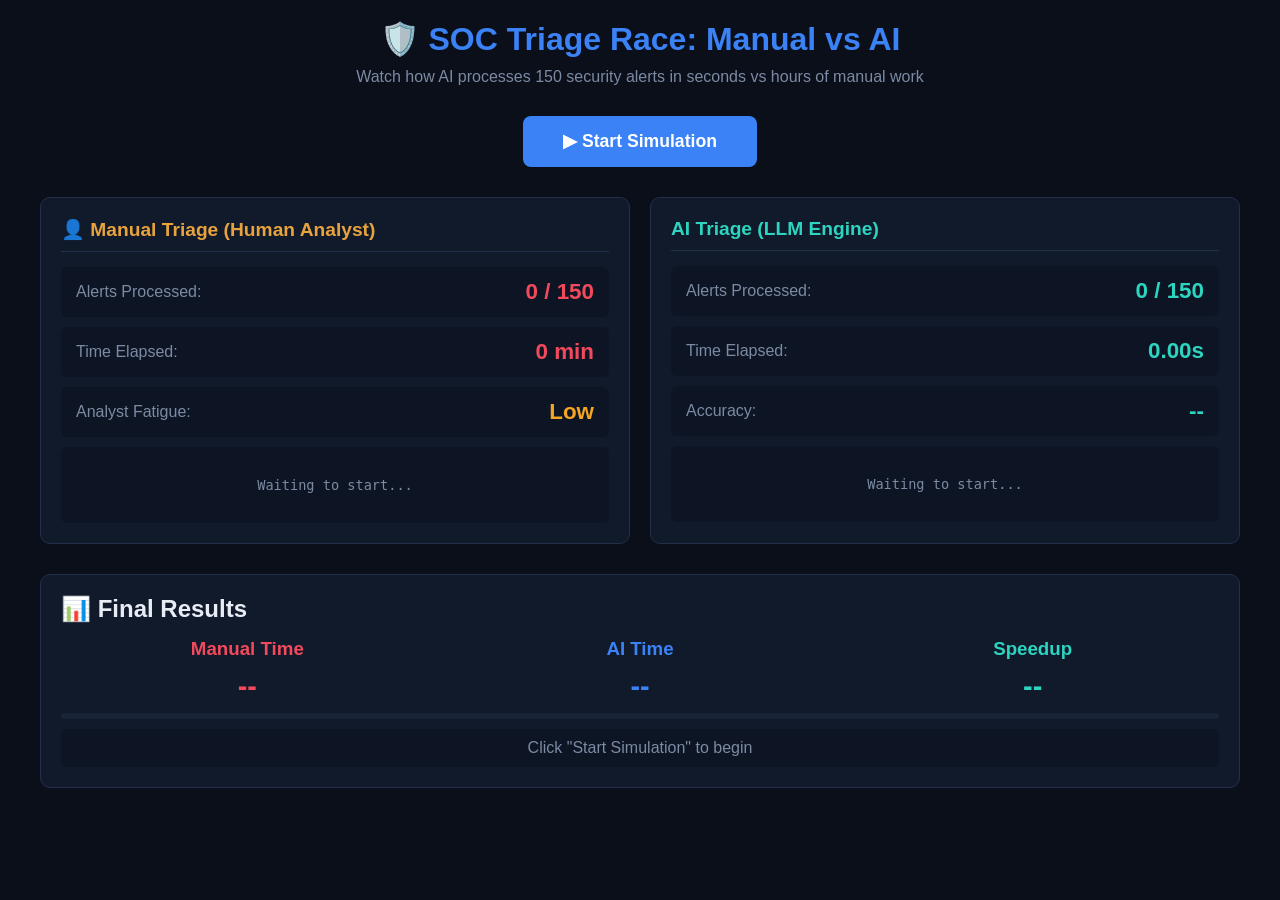
<file: index.html>
<!DOCTYPE html>
<html lang="en">
<head>
    <meta charset="UTF-8">
    <meta name="viewport" content="width=device-width, initial-scale=1.0">
    <title>SOC Triage Race - Manual vs AI</title>
    <style>
        * { margin: 0; padding: 0; box-sizing: border-box; }
        body {
            background: #0a0f1a;
            color: #e8edf5;
            font-family: 'Segoe UI', Tahoma, sans-serif;
            padding: 20px;
            min-height: 100vh;
        }
        .container { max-width: 1200px; margin: 0 auto; }
        h1 {
            text-align: center;
            color: #3b82f6;
            margin-bottom: 10px;
            font-size: 2rem;
        }
        .subtitle {
            text-align: center;
            color: #7c8aa3;
            margin-bottom: 30px;
        }
        .controls {
            text-align: center;
            margin-bottom: 30px;
        }
        #startBtn {
            background: #3b82f6;
            color: white;
            border: none;
            padding: 15px 40px;
            font-size: 1.1rem;
            border-radius: 8px;
            cursor: pointer;
            font-weight: bold;
            transition: all 0.3s;
        }
        #startBtn:hover { background: #2563eb; transform: scale(1.05); }
        #startBtn:disabled { background: #555; cursor: not-allowed; transform: none; }
        .dashboard {
            display: grid;
            grid-template-columns: 1fr 1fr;
            gap: 20px;
            margin-bottom: 30px;
        }
        .panel {
            background: #111a2b;
            border: 1px solid #223049;
            border-radius: 10px;
            padding: 20px;
        }
        .panel h2 {
            border-bottom: 1px solid #223049;
            padding-bottom: 10px;
            margin-bottom: 15px;
            font-size: 1.2rem;
        }
        .manual-title { color: #e8a33d; }
        .ai-title { color: #2dd4bf; }
        .metric {
            background: #0d1524;
            padding: 12px 15px;
            border-radius: 6px;
            margin-bottom: 10px;
            display: flex;
            justify-content: space-between;
            align-items: center;
        }
        .metric-label { color: #7c8aa3; }
        .metric-value { font-size: 1.4rem; font-weight: bold; }
        .red { color: #f2495c; }
        .green { color: #2dd4bf; }
        .yellow { color: #f5a524; }
        .blue { color: #3b82f6; }
        .alert-feed {
            background: #0d1524;
            border-radius: 6px;
            padding: 10px;
            max-height: 200px;
            overflow-y: auto;
            font-family: monospace;
            font-size: 0.85rem;
        }
        .alert-item {
            padding: 6px 10px;
            border-bottom: 1px solid #1a2438;
            display: flex;
            justify-content: space-between;
        }
        .badge {
            padding: 2px 8px;
            border-radius: 4px;
            font-size: 0.75rem;
            font-weight: bold;
        }
        .badge-critical { background: #f2495c; color: white; }
        .badge-high { background: #f5a524; color: black; }
        .badge-medium { background: #3b82f6; color: white; }
        .badge-low { background: #5b7fb8; color: white; }
        .comparison {
            background: #111a2b;
            border: 1px solid #223049;
            border-radius: 10px;
            padding: 20px;
        }
        .comparison h2 { margin-bottom: 15px; }
        .comp-grid {
            display: grid;
            grid-template-columns: repeat(3, 1fr);
            gap: 20px;
            text-align: center;
        }
        .comp-item h3 { margin-bottom: 10px; }
        .comp-value { font-size: 1.8rem; font-weight: bold; }
        .status-bar {
            background: #0d1524;
            padding: 10px;
            border-radius: 6px;
            margin-top: 10px;
            text-align: center;
            color: #7c8aa3;
        }
        .progress {
            height: 6px;
            background: #1a2438;
            border-radius: 3px;
            margin-top: 10px;
            overflow: hidden;
        }
        .progress-fill {
            height: 100%;
            background: linear-gradient(90deg, #3b82f6, #2dd4bf);
            width: 0%;
            transition: width 0.3s;
        }
    </style>
</head>
<body>
    <div class="container">
        <h1>🛡️ SOC Triage Race: Manual vs AI</h1>
        <p class="subtitle">Watch how AI processes 150 security alerts in seconds vs hours of manual work</p>
        
        <div class="controls">
            <button id="startBtn" onclick="startSimulation()">▶ Start Simulation</button>
        </div>

        <div class="dashboard">
            <div class="panel">
                <h2 class="manual-title">👤 Manual Triage (Human Analyst)</h2>
                <div class="metric">
                    <span class="metric-label">Alerts Processed:</span>
                    <span class="metric-value red" id="manualCount">0 / 150</span>
                </div>
                <div class="metric">
                    <span class="metric-label">Time Elapsed:</span>
                    <span class="metric-value red" id="manualTime">0 min</span>
                </div>
                <div class="metric">
                    <span class="metric-label">Analyst Fatigue:</span>
                    <span class="metric-value yellow" id="fatigue">Low</span>
                </div>
                <div class="alert-feed" id="manualFeed">
                    <div style="color:#7c8aa3; text-align:center; padding:20px;">Waiting to start...</div>
                </div>
            </div>

            <div class="panel">
                <h2 class="ai-title"> AI Triage (LLM Engine)</h2>
                <div class="metric">
                    <span class="metric-label">Alerts Processed:</span>
                    <span class="metric-value green" id="aiCount">0 / 150</span>
                </div>
                <div class="metric">
                    <span class="metric-label">Time Elapsed:</span>
                    <span class="metric-value green" id="aiTime">0.00s</span>
                </div>
                <div class="metric">
                    <span class="metric-label">Accuracy:</span>
                    <span class="metric-value green" id="accuracy">--</span>
                </div>
                <div class="alert-feed" id="aiFeed">
                    <div style="color:#7c8aa3; text-align:center; padding:20px;">Waiting to start...</div>
                </div>
            </div>
        </div>

        <div class="comparison">
            <h2>📊 Final Results</h2>
            <div class="comp-grid">
                <div class="comp-item">
                    <h3 class="red">Manual Time</h3>
                    <div class="comp-value red" id="finalManual">--</div>
                </div>
                <div class="comp-item">
                    <h3 class="blue">AI Time</h3>
                    <div class="comp-value blue" id="finalAI">--</div>
                </div>
                <div class="comp-item">
                    <h3 class="green">Speedup</h3>
                    <div class="comp-value green" id="finalSpeedup">--</div>
                </div>
            </div>
            <div class="progress">
                <div class="progress-fill" id="progressBar"></div>
            </div>
            <div class="status-bar" id="status">Click "Start Simulation" to begin</div>
        </div>
    </div>

    <script>
        const alerts = [
            {type: "Brute Force", severity: "critical"},
            {type: "Failed Login", severity: "low"},
            {type: "DNS Tunneling", severity: "critical"},
            {type: "PowerShell Exec", severity: "high"},
            {type: "Port Scan", severity: "medium"},
            {type: "Malware Detected", severity: "critical"},
            {type: "Lateral Movement", severity: "high"},
            {type: "Failed Login", severity: "low"},
            {type: "Brute Force", severity: "critical"},
            {type: "Suspicious Login", severity: "medium"}
        ];

        let running = false;

        function startSimulation() {
            if (running) return;
            running = true;
            document.getElementById('startBtn').disabled = true;
            document.getElementById('startBtn').textContent = '⏳ Running...';
            document.getElementById('manualFeed').innerHTML = '';
            document.getElementById('aiFeed').innerHTML = '';
            document.getElementById('finalManual').textContent = '--';
            document.getElementById('finalAI').textContent = '--';
            document.getElementById('finalSpeedup').textContent = '--';

            let manualIdx = 0, aiIdx = 0;
            let manualTime = 0, aiTime = 0;
            const totalAlerts = 150;

            const status = document.getElementById('status');
            const progressBar = document.getElementById('progressBar');

            status.textContent = '🤖 AI processing alerts at lightning speed...';

            // AI processes fast (completes in ~2.5 seconds)
            const aiTimer = setInterval(() => {
                if (aiIdx >= totalAlerts) {
                    clearInterval(aiTimer);
                    document.getElementById('aiCount').textContent = `${totalAlerts} / ${totalAlerts}`;
                    document.getElementById('aiTime').textContent = '2.45s';
                    document.getElementById('accuracy').textContent = '84%';
                    document.getElementById('finalAI').textContent = '2.45s';
                    status.textContent = '✅ AI complete! Manual analyst still working...';
                    return;
                }
                aiIdx++;
                const alert = alerts[aiIdx % alerts.length];
                addAlert('aiFeed', alert);
                aiTime += 0.016;
                document.getElementById('aiCount').textContent = `${aiIdx} / ${totalAlerts}`;
                document.getElementById('aiTime').textContent = `${aiTime.toFixed(2)}s`;
                progressBar.style.width = `${(aiIdx/totalAlerts)*100}%`;
            }, 16);

            // Manual processes slow (simulated speed)
            const manualTimer = setInterval(() => {
                if (manualIdx >= totalAlerts) {
                    clearInterval(manualTimer);
                    document.getElementById('manualCount').textContent = `${totalAlerts} / ${totalAlerts}`;
                    document.getElementById('manualTime').textContent = '11.25 hours';
                    document.getElementById('fatigue').textContent = 'CRITICAL';
                    document.getElementById('finalManual').textContent = '11.25 hrs';
                    document.getElementById('finalSpeedup').textContent = '134x';
                    status.textContent = ' Race complete! AI was 134x faster with higher accuracy.';
                    document.getElementById('startBtn').disabled = false;
                    document.getElementById('startBtn').textContent = '🔄 Run Again';
                    running = false;
                    return;
                }
                manualIdx++;
                const alert = alerts[manualIdx % alerts.length];
                addAlert('manualFeed', alert);
                manualTime += 4.5;
                document.getElementById('manualCount').textContent = `${manualIdx} / ${totalAlerts}`;
                document.getElementById('manualTime').textContent = `${(manualTime/60).toFixed(1)} min`;
                
                if (manualTime > 180) document.getElementById('fatigue').textContent = 'High';
                if (manualTime > 360) document.getElementById('fatigue').textContent = 'CRITICAL';
            }, 100);
        }

        function addAlert(feedId, alert) {
            const feed = document.getElementById(feedId);
            if (feed.children.length > 0 && feed.children[0].textContent.includes('Waiting')) {
                feed.innerHTML = '';
            }
            const div = document.createElement('div');
            div.className = 'alert-item';
            div.innerHTML = `
                <span>${alert.type}</span>
                <span class="badge badge-${alert.severity}">${alert.severity.toUpperCase()}</span>
            `;
            feed.insertBefore(div, feed.firstChild);
            if (feed.children.length > 8) feed.removeChild(feed.lastChild);
        }
    </script>
</body>
</html>
</file>
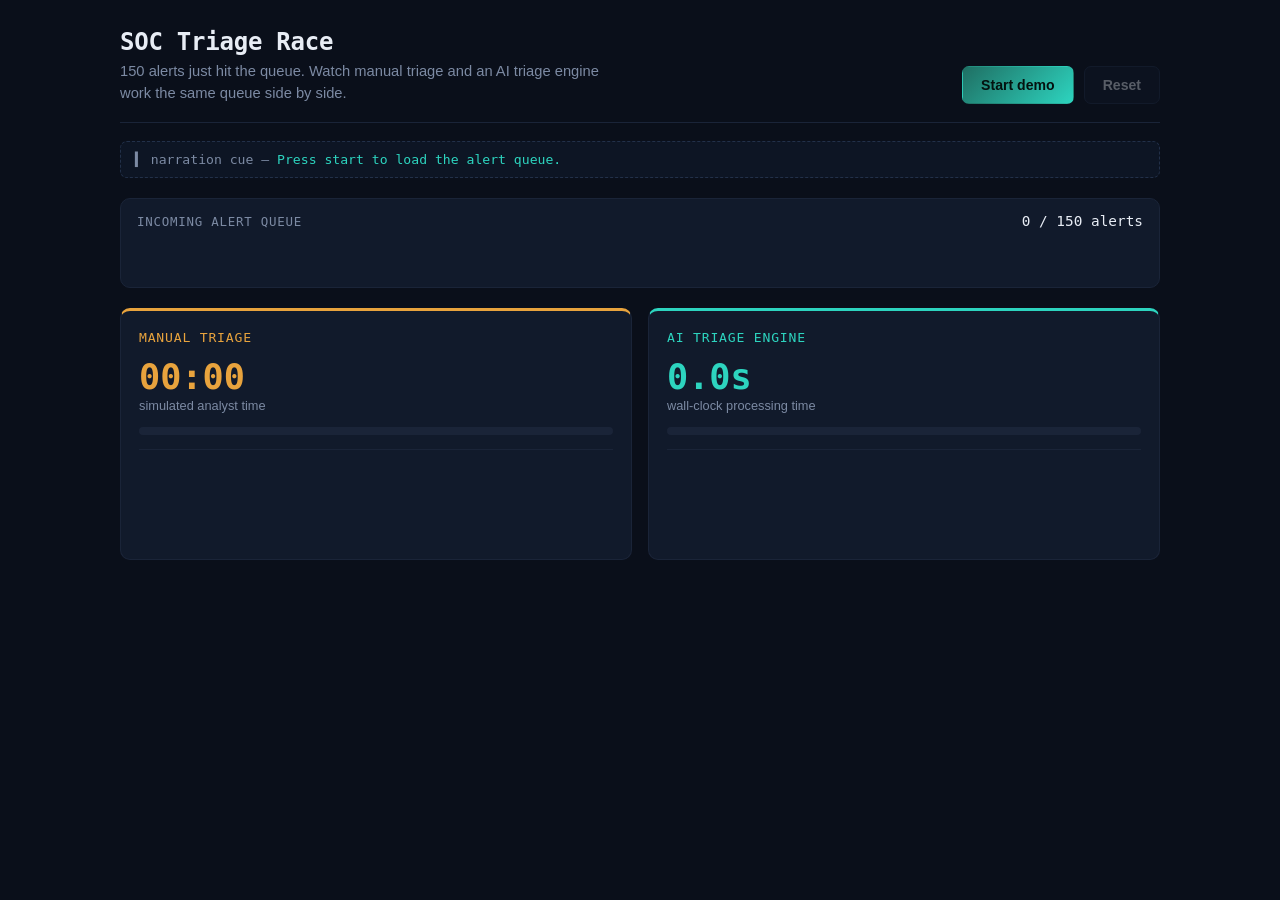
<file: soc-triage-demo.html>
<!DOCTYPE html>
<html lang="en">
<head>
<meta charset="UTF-8">
<meta name="viewport" content="width=device-width, initial-scale=1.0">
<title>SOC Triage Race — Manual vs AI</title>
<style>
  @font-face { font-family: 'sys-mono'; src: local('JetBrains Mono'), local('SFMono-Regular'); }

  :root {
    --bg: #0a0f1a;
    --panel: #111a2b;
    --panel-2: #0d1524;
    --border: #223049;
    --border-soft: #1a2438;
    --text: #e8edf5;
    --muted: #7c8aa3;
    --manual: #e8a33d;
    --manual-dim: #4d3a1e;
    --ai: #2dd4bf;
    --ai-dim: #1a3a37;
    --crit: #f2495c;
    --high: #f5a524;
    --med: #e8c547;
    --low: #5b7fb8;
    --mono: 'JetBrains Mono', 'SFMono-Regular', Consolas, monospace;
    --sans: 'Inter', -apple-system, BlinkMacSystemFont, sans-serif;
  }

  * { box-sizing: border-box; }
  html, body {
    margin: 0; padding: 0;
    background: var(--bg);
    color: var(--text);
    font-family: var(--sans);
  }

  .wrap {
    max-width: 1080px;
    margin: 0 auto;
    padding: 28px 20px 60px;
  }

  /* HEADER */
  header {
    display: flex;
    justify-content: space-between;
    align-items: flex-end;
    flex-wrap: wrap;
    gap: 14px;
    border-bottom: 1px solid var(--border-soft);
    padding-bottom: 18px;
    margin-bottom: 18px;
  }
  .title-block h1 {
    font-family: var(--mono);
    font-size: 1.5rem;
    letter-spacing: -0.01em;
    margin: 0 0 4px;
    font-weight: 700;
  }
  .title-block p {
    margin: 0;
    color: var(--muted);
    font-size: 0.92rem;
    max-width: 480px;
    line-height: 1.5;
  }
  .controls { display: flex; gap: 10px; }
  button {
    font-family: var(--sans);
    font-size: 0.88rem;
    font-weight: 600;
    padding: 10px 18px;
    border-radius: 7px;
    border: 1px solid var(--border);
    background: var(--panel);
    color: var(--text);
    cursor: pointer;
    transition: transform 0.12s ease, background 0.15s ease;
  }
  button:hover { transform: translateY(-1px); }
  button:active { transform: translateY(0); }
  button.primary {
    background: linear-gradient(135deg, #1f6f63, #2dd4bf);
    border-color: transparent;
    color: #04120f;
  }
  button:disabled { opacity: 0.35; cursor: not-allowed; transform: none; }

  /* NARRATION STRIP */
  .narration {
    font-family: var(--mono);
    font-size: 0.82rem;
    color: var(--ai);
    background: var(--panel-2);
    border: 1px dashed var(--border);
    border-radius: 7px;
    padding: 10px 14px;
    margin-bottom: 20px;
    min-height: 18px;
    transition: opacity 0.3s ease;
  }
  .narration::before { content: "▍ narration cue — "; color: var(--muted); }

  /* ALERT QUEUE TICKER */
  .queue-panel {
    background: var(--panel);
    border: 1px solid var(--border-soft);
    border-radius: 10px;
    padding: 14px 16px;
    margin-bottom: 20px;
  }
  .queue-head {
    display: flex; justify-content: space-between; align-items: center;
    margin-bottom: 10px;
  }
  .queue-head span.label {
    font-family: var(--mono);
    font-size: 0.78rem;
    color: var(--muted);
    text-transform: uppercase;
    letter-spacing: 0.06em;
  }
  .queue-head span.count {
    font-family: var(--mono);
    font-size: 0.9rem;
    color: var(--text);
  }
  .ticker {
    display: flex;
    gap: 8px;
    overflow-x: hidden;
    height: 34px;
    align-items: center;
    position: relative;
  }
  .chip {
    flex: none;
    font-family: var(--mono);
    font-size: 0.72rem;
    padding: 5px 10px;
    border-radius: 5px;
    white-space: nowrap;
    border: 1px solid var(--border-soft);
    color: var(--muted);
    opacity: 0;
    animation: pop 0.35s ease forwards;
  }
  .chip.crit { border-color: var(--crit); color: var(--crit); }
  .chip.high { border-color: var(--high); color: var(--high); }
  .chip.med  { border-color: var(--med);  color: var(--med); }
  .chip.low  { border-color: var(--low);  color: var(--low); }
  @keyframes pop { from { opacity:0; transform: translateY(4px);} to {opacity:1; transform: translateY(0);} }

  /* RACE LANES */
  .lanes {
    display: grid;
    grid-template-columns: 1fr 1fr;
    gap: 16px;
    margin-bottom: 20px;
  }
  @media (max-width: 720px) { .lanes { grid-template-columns: 1fr; } }

  .lane {
    border-radius: 10px;
    padding: 18px;
    border: 1px solid var(--border-soft);
    background: var(--panel);
    position: relative;
    overflow: hidden;
  }
  .lane.manual { border-top: 3px solid var(--manual); }
  .lane.ai { border-top: 3px solid var(--ai); }

  .lane-title {
    font-family: var(--mono);
    font-size: 0.82rem;
    text-transform: uppercase;
    letter-spacing: 0.06em;
    margin-bottom: 14px;
    display: flex; justify-content: space-between; align-items: center;
  }
  .lane.manual .lane-title { color: var(--manual); }
  .lane.ai .lane-title { color: var(--ai); }

  .badge-done {
    font-size: 0.68rem;
    font-family: var(--sans);
    background: var(--ai);
    color: #04120f;
    padding: 2px 8px;
    border-radius: 20px;
    font-weight: 700;
    opacity: 0;
    transition: opacity 0.2s;
  }
  .badge-done.show { opacity: 1; }
  .lane.manual .badge-done.show { background: var(--manual); }

  .big-metric {
    font-family: var(--mono);
    font-size: 2.2rem;
    font-weight: 700;
    line-height: 1;
    margin-bottom: 4px;
  }
  .lane.manual .big-metric { color: var(--manual); }
  .lane.ai .big-metric { color: var(--ai); }
  .metric-sub { color: var(--muted); font-size: 0.8rem; margin-bottom: 14px; }

  .progress-track {
    width: 100%; height: 8px;
    background: var(--border-soft);
    border-radius: 4px;
    overflow: hidden;
    margin-bottom: 14px;
  }
  .progress-fill { height: 100%; width: 0%; border-radius: 4px; transition: width 0.15s linear; }
  .lane.manual .progress-fill { background: var(--manual); }
  .lane.ai .progress-fill { background: var(--ai); }

  .log {
    font-family: var(--mono);
    font-size: 0.74rem;
    color: var(--muted);
    height: 92px;
    overflow: hidden;
    display: flex;
    flex-direction: column;
    justify-content: flex-end;
    gap: 3px;
    border-top: 1px solid var(--border-soft);
    padding-top: 10px;
  }
  .log div { opacity: 0; animation: fadein 0.25s ease forwards; }
  @keyframes fadein { to { opacity: 1; } }
  .log div.hot { color: var(--text); }

  /* RESULTS */
  .results {
    background: var(--panel);
    border: 1px solid var(--border-soft);
    border-radius: 10px;
    padding: 22px;
    opacity: 0;
    max-height: 0;
    overflow: hidden;
    transition: opacity 0.4s ease;
  }
  .results.show { opacity: 1; max-height: 900px; }
  .results h2 {
    font-family: var(--mono);
    font-size: 1rem;
    margin: 0 0 18px;
    color: var(--text);
    text-transform: uppercase;
    letter-spacing: 0.05em;
  }
  .stat-grid {
    display: grid;
    grid-template-columns: repeat(3, 1fr);
    gap: 14px;
    margin-bottom: 22px;
  }
  @media (max-width: 720px) { .stat-grid { grid-template-columns: 1fr 1fr; } }
  .stat {
    background: var(--panel-2);
    border: 1px solid var(--border-soft);
    border-radius: 8px;
    padding: 14px;
  }
  .stat .num { font-family: var(--mono); font-size: 1.5rem; font-weight: 700; color: var(--ai); }
  .stat .lbl { color: var(--muted); font-size: 0.76rem; margin-top: 3px; }

  .bars { display: flex; flex-direction: column; gap: 10px; margin-bottom: 20px; }
  .bar-row { display: grid; grid-template-columns: 90px 1fr 70px; align-items: center; gap: 10px; }
  .bar-row .name { font-family: var(--mono); font-size: 0.78rem; color: var(--muted); }
  .bar-track { height: 20px; background: var(--panel-2); border-radius: 4px; overflow: hidden; }
  .bar-fill { height: 100%; width: 0%; border-radius: 4px; transition: width 0.9s cubic-bezier(.2,.8,.2,1); }
  .bar-fill.manual { background: var(--manual); }
  .bar-fill.ai { background: var(--ai); }
  .bar-row .val { font-family: var(--mono); font-size: 0.78rem; text-align: right; }

  .takeaway {
    font-size: 0.9rem;
    line-height: 1.6;
    color: var(--text);
    border-top: 1px solid var(--border-soft);
    padding-top: 16px;
  }
  .takeaway strong { color: var(--ai); }
</style>
</head>
<body>
<div class="wrap">

  <header>
    <div class="title-block">
      <h1>SOC Triage Race</h1>
      <p>150 alerts just hit the queue. Watch manual triage and an AI triage engine work the same queue side by side.</p>
    </div>
    <div class="controls">
      <button id="startBtn" class="primary">Start demo</button>
      <button id="resetBtn" disabled>Reset</button>
    </div>
  </header>

  <div class="narration" id="narration">Press start to load the alert queue.</div>

  <div class="queue-panel">
    <div class="queue-head">
      <span class="label">Incoming alert queue</span>
      <span class="count"><span id="queueCount">0</span> / 150 alerts</span>
    </div>
    <div class="ticker" id="ticker"></div>
  </div>

  <div class="lanes">
    <div class="lane manual">
      <div class="lane-title">Manual triage <span class="badge-done" id="manualDone">Stopped</span></div>
      <div class="big-metric" id="manualClock">00:00</div>
      <div class="metric-sub" id="manualSub">simulated analyst time</div>
      <div class="progress-track"><div class="progress-fill" id="manualBar"></div></div>
      <div class="log" id="manualLog"></div>
    </div>

    <div class="lane ai">
      <div class="lane-title">AI triage engine <span class="badge-done" id="aiDone">Complete</span></div>
      <div class="big-metric" id="aiClock">0.0s</div>
      <div class="metric-sub" id="aiSub">wall-clock processing time</div>
      <div class="progress-track"><div class="progress-fill" id="aiBar"></div></div>
      <div class="log" id="aiLog"></div>
    </div>
  </div>

  <div class="results" id="results">
    <h2>Results comparison</h2>
    <div class="stat-grid">
      <div class="stat"><div class="num" id="statSpeedup">—</div><div class="lbl">faster per alert</div></div>
      <div class="stat"><div class="num" id="statManualProjected">—</div><div class="lbl">manual time to clear the full queue</div></div>
      <div class="stat"><div class="num" id="statAiTime">—</div><div class="lbl">AI time to clear the full queue</div></div>
    </div>
    <div class="bars">
      <div class="bar-row"><span class="name">Manual</span><div class="bar-track"><div class="bar-fill manual" id="barManual"></div></div><span class="val" id="valManual">10 alerts</span></div>
      <div class="bar-row"><span class="name">AI engine</span><div class="bar-track"><div class="bar-fill ai" id="barAi"></div></div><span class="val" id="valAi">150 alerts</span></div>
    </div>
    <div class="takeaway">
      The AI engine doesn't just move faster — it clears the <strong>entire</strong> queue in the time manual review handles a handful of alerts, then hands back a short, prioritized list for a human to actually decide on. That's the shift: <strong>AI absorbs the volume, the analyst keeps the judgment.</strong>
    </div>
  </div>

</div>

<script>
(function(){
  const EVENTS = [
    ["Brute Force Attempt", "crit"],
    ["DNS Tunneling Detected", "crit"],
    ["Malware Signature Detected", "crit"],
    ["Suspicious PowerShell Execution", "high"],
    ["Unusual Outbound Traffic", "med"],
    ["Port Scan Detected", "med"],
    ["Failed Login", "low"],
  ];
  const IPS = ["192.168.42.107","10.0.15.23","172.16.8.99","192.168.1.50","10.10.10.100","203.0.113.42"];
  const USERS = ["jsmith","admin","svc_account","mwilson","db_admin"];
  const TOTAL = 150;

  function rand(arr){ return arr[Math.floor(Math.random()*arr.length)]; }
  function pad(n){ return n.toString().padStart(2,'0'); }

  let alerts = [];
  for (let i=0;i<TOTAL;i++){
    const [type, sev] = rand(EVENTS);
    alerts.push({
      id: i,
      type, sev,
      ip: rand(IPS),
      user: rand(USERS)
    });
  }

  const narration = document.getElementById('narration');
  const startBtn = document.getElementById('startBtn');
  const resetBtn = document.getElementById('resetBtn');
  const ticker = document.getElementById('ticker');
  const queueCount = document.getElementById('queueCount');

  const manualClock = document.getElementById('manualClock');
  const manualBar = document.getElementById('manualBar');
  const manualLog = document.getElementById('manualLog');
  const manualDone = document.getElementById('manualDone');

  const aiClock = document.getElementById('aiClock');
  const aiBar = document.getElementById('aiBar');
  const aiLog = document.getElementById('aiLog');
  const aiDone = document.getElementById('aiDone');

  const results = document.getElementById('results');

  let timers = [];
  function say(msg){ narration.textContent = msg; }
  function logLine(container, text, hot){
    const d = document.createElement('div');
    d.textContent = text;
    if (hot) d.classList.add('hot');
    container.appendChild(d);
    while (container.children.length > 4) container.removeChild(container.firstChild);
  }

  function reset(){
    timers.forEach(t => clearTimeout(t) || clearInterval(t));
    timers = [];
    ticker.innerHTML = '';
    queueCount.textContent = '0';
    manualClock.textContent = '00:00';
    manualBar.style.width = '0%';
    manualLog.innerHTML = '';
    manualDone.classList.remove('show');
    manualDone.textContent = 'Stopped';
    aiClock.textContent = '0.0s';
    aiBar.style.width = '0%';
    aiLog.innerHTML = '';
    aiDone.classList.remove('show');
    results.classList.remove('show');
    say('Press start to load the alert queue.');
    startBtn.disabled = false;
    resetBtn.disabled = true;
  }

  function loadQueue(cb){
    say('150 alerts just landed in the SIEM. Loading the queue...');
    let i = 0;
    const t = setInterval(() => {
      if (i >= TOTAL){ clearInterval(t); cb(); return; }
      const a = alerts[i];
      const chip = document.createElement('div');
      chip.className = 'chip ' + a.sev;
      chip.textContent = a.type;
      ticker.appendChild(chip);
      if (ticker.children.length > 14) ticker.removeChild(ticker.firstChild);
      queueCount.textContent = (i+1).toString();
      i++;
    }, 14);
    timers.push(t);
  }

  function runManual(onDone){
    say('Manual triage begins: an analyst works the first 10 alerts by hand — checking threat intel, user context, and history for each one.');
    const steps = ["Checking threat intel...", "Reviewing user context...", "Comparing to historical baseline...", "Documenting findings..."];
    let simMinutes = 0;
    let idx = 0;
    const MANUAL_TARGET = 10;

    function nextAlert(){
      if (idx >= MANUAL_TARGET){
        manualDone.textContent = 'Stopped after 10';
        manualDone.classList.add('show');
        say('45 simulated minutes in, the analyst has only cleared 10 of 150 alerts. At this pace the full queue takes over 11 hours.');
        onDone(simMinutes);
        return;
      }
      const a = alerts[idx];
      let stepI = 0;
      logLine(manualLog, `Alert ${idx+1}/10 — ${a.type} (${a.ip})`, true);
      const stepTimer = setInterval(() => {
        if (stepI >= steps.length){
          clearInterval(stepTimer);
          idx++;
          manualBar.style.width = (idx / MANUAL_TARGET * 100) + '%';
          nextAlert();
          return;
        }
        logLine(manualLog, steps[stepI]);
        simMinutes += Math.floor(Math.random()*2) + 1;
        manualClock.textContent = pad(Math.floor(simMinutes/60)) + ':' + pad(simMinutes % 60);
        stepI++;
      }, 260);
      timers.push(stepTimer);
    }
    nextAlert();
  }

  function runAI(onDone){
    say('At the same moment, the AI triage engine starts working the entire 150-alert queue.');
    let processed = 0;
    let priorities = { CRITICAL: 0, HIGH: 0, MEDIUM: 0, LOW: 0 };
    const startTime = performance.now();
    const sevMap = { crit: 'CRITICAL', high: 'HIGH', med: 'MEDIUM', low: 'LOW' };

    const t = setInterval(() => {
      if (processed >= TOTAL){
        clearInterval(t);
        const elapsed = ((performance.now() - startTime) / 1000).toFixed(1);
        aiClock.textContent = elapsed + 's';
        aiDone.classList.add('show');
        say('AI triage is done — all 150 alerts enriched, deduplicated, and ranked by risk in under 5 seconds.');
        onDone(parseFloat(elapsed), priorities);
        return;
      }
      const a = alerts[processed];
      const p = sevMap[a.sev];
      priorities[p]++;
      processed++;
      aiBar.style.width = (processed / TOTAL * 100) + '%';
      aiClock.textContent = (((performance.now() - startTime) / 1000).toFixed(1)) + 's';
      if (processed % 7 === 0 || processed === TOTAL){
        logLine(aiLog, `Enriched ${processed}/150 — risk-ranked, deduped`, true);
      }
    }, 28);
    timers.push(t);
  }

  function showResults(manualMinutes, aiSeconds, priorities){
    const manualPerAlert = manualMinutes / 10;
    const aiPerAlert = aiSeconds / 150;
    const speedup = Math.round((manualPerAlert*60) / aiPerAlert);
    const manualProjectedHrs = (manualPerAlert * 150 / 60).toFixed(1);

    document.getElementById('statSpeedup').textContent = speedup + '×';
    document.getElementById('statManualProjected').textContent = manualProjectedHrs + ' hrs';
    document.getElementById('statAiTime').textContent = aiSeconds + 's';

    document.getElementById('barManual').style.width = '7%';
    document.getElementById('barAi').style.width = '100%';
    document.getElementById('valManual').textContent = '10 alerts';
    document.getElementById('valAi').textContent = '150 alerts';

    results.classList.add('show');
    say('Same queue, same amount of real time — manual review covers a handful of alerts, AI clears all of them.');
    resetBtn.disabled = false;
  }

  startBtn.addEventListener('click', () => {
    startBtn.disabled = true;
    reset_softly();
    loadQueue(() => {
      let manualResult = null, aiResult = null, aiPriorities = null;
      runManual((m) => { manualResult = m; maybeFinish(); });
      runAI((s, p) => { aiResult = s; aiPriorities = p; maybeFinish(); });
      function maybeFinish(){
        if (manualResult !== null && aiResult !== null){
          showResults(manualResult, aiResult, aiPriorities);
        }
      }
    });
  });

  function reset_softly(){
    ticker.innerHTML = '';
    queueCount.textContent = '0';
    manualClock.textContent = '00:00';
    manualBar.style.width = '0%';
    manualLog.innerHTML = '';
    manualDone.classList.remove('show');
    aiClock.textContent = '0.0s';
    aiBar.style.width = '0%';
    aiLog.innerHTML = '';
    aiDone.classList.remove('show');
    results.classList.remove('show');
  }

  resetBtn.addEventListener('click', reset);

})();
</script>

</body>
</html>
</file>
